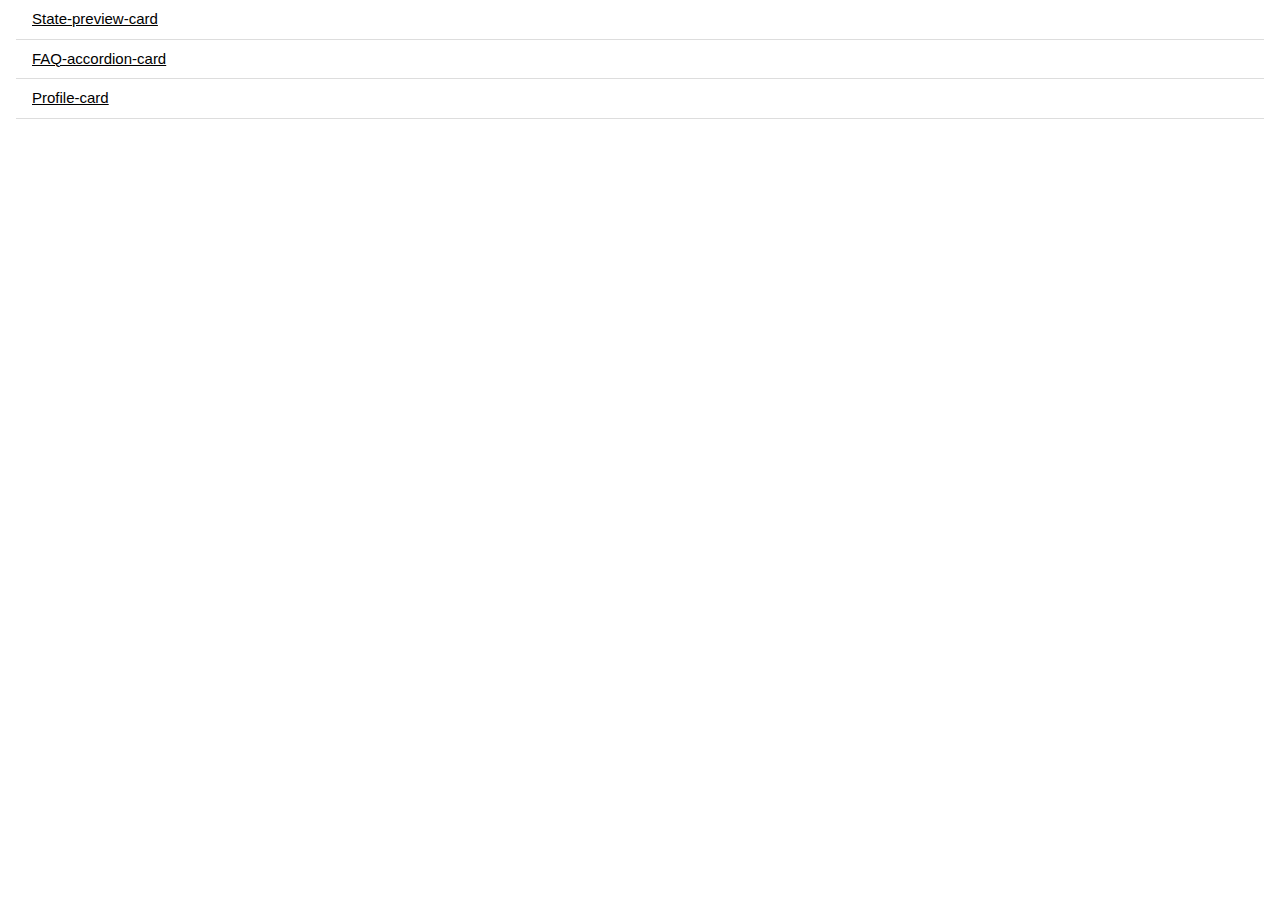
<file: index.html>
<!DOCTYPE html>
<html lang="en">
<head>
  <meta charset="UTF-8">
  <meta name="viewport" content="width=device-width, initial-scale=1.0">
  <title>Frontend Mentor | Stats preview card component</title>
  <link rel="stylesheet" href="https://www.w3schools.com/w3css/4/w3.css">
  <!-- Feel free to remove these styles or customise in your own stylesheet 👍 -->
  <style>
  
    
  </style>
</head>
<body>
    <div class="w3-container">
      <div class="w3-ul">
        <li><a href="stats-preview-card-component-main/index.html">State-preview-card</li>
        <li><a href="faq-accordion-card-main/index.html">FAQ-accordion-card</li>
        <li><a href="profile-card-component-main/index.html">Profile-card</li>
      </div> 
    </div>
</body>
</html>
</file>
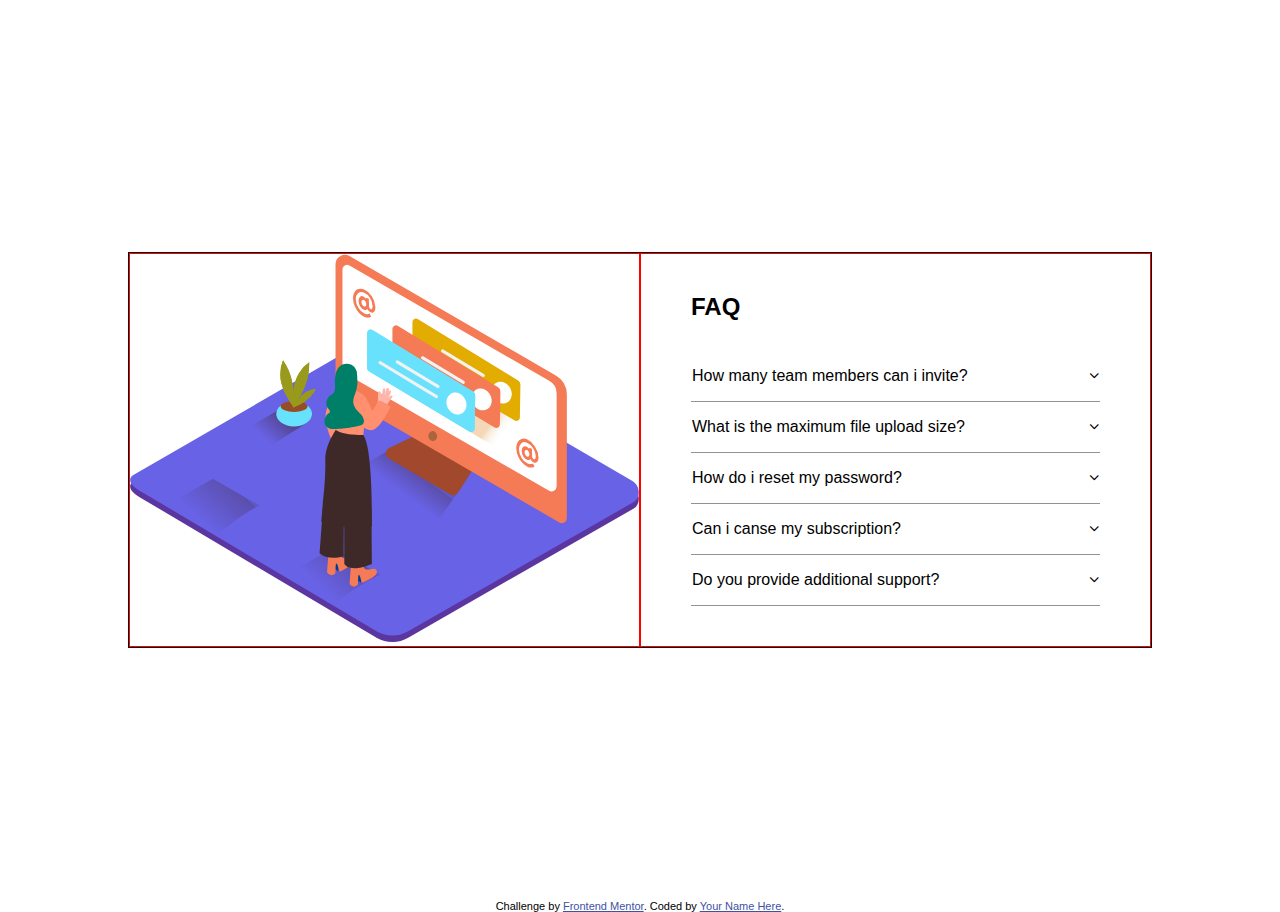
<file: faq-accordion-card-main/index.html>
<!DOCTYPE html>
<html lang="en">
<head>
  <meta charset="UTF-8">
  <meta name="viewport" content="width=device-width, initial-scale=1.0"> <!-- displays site properly based on user's device -->
  <link rel="icon" type="image/png" sizes="32x32" href="./images/favicon-32x32.png">
  <script src="https://ajax.googleapis.com/ajax/libs/jquery/3.6.4/jquery.min.js"></script>
  <link rel="stylesheet" href="https://cdnjs.cloudflare.com/ajax/libs/font-awesome/4.7.0/css/font-awesome.min.css">
  <title>Frontend Mentor | FAQ Accordion Card</title>

  <!-- Feel free to remove these styles or customise in your own stylesheet 👍 -->
  <style>
    .attribution { font-size: 11px; text-align: center; }
    .attribution a { color: hsl(228, 45%, 44%); }
    *{
      box-sizing: border-box;
      padding: 0;
      margin: 0;
      font-family:'Segoe UI', Tahoma, Geneva, Verdana, sans-serif;
    }
    .parent{
      height: 100vh;
      display: flex;
      flex-direction: column;
      justify-content: center;
      align-items: center;
    }
    .content{
      border: 1px solid black;
      width: 80%;
    }
    .inside{
      border: 1px solid red;
      width: 50%;
      float: left;
    }
    .parent-image{
    }
    .parent-image img{
      width: 100%;
    }
    .detail{
      height: 100%;
      padding: 0 50px;
      display: flex;
      flex-direction: column;
      justify-content: center;
    }
    .faq{
      border-top: 1px solid rgba(7, 7, 7, 0.438);
      padding: 5px 0;
    }
    .first-faq{
      border-top: none;
    }
    .faq:last-child{
      border-bottom: 1px solid rgba(7, 7, 7, 0.438);
    }
    .faq-li{
      padding: 10px 0;
      display: flex;
      justify-content: space-between;
      list-style-type: none;
    } 
    .faq-li li{
      border: 1px solid rgba(0, 0, 0, 0);
      font-weight: 500;
    }
    .faq p{
      font-size: 13px;
    }
    @media screen and (max-width:700px) {
      .content{
        width: none;
      }
      .inside{
        float: none;
        width: 100%;
      }
      .parent-image{
        max-width: 400px;
        margin: 0 auto;
      }
      .detail{
        height: auto;
      }
    }
  </style>
</head>
<body>
  
  <div class="parent">
    <div class="content">
      <div class="inside parent-image">
          <img class="Image" src="images/illustration-woman-online-desktop.svg" alt="">
      </div>
      <div class="inside detail">
        <div class="faq-parent">
        <h2 style="margin-bottom: 30px; ">FAQ</h2>

        <div class="faq first-faq">
          <div class="faq-li">
            <li>How many team members can i invite?</li>
            <li id="rw1"><i class="fa fa-angle-down"></i></li>
          </div>
          <div class="faq-sh1">
            <p>Team member invitation limits vary by platform; check your specific service for details.</p>
          </div>
        </div>
        <div class="faq">
          <div class="faq-li">
            <li>What is the maximum file upload size?</li>
            <li id="rw2"><i class="fa fa-angle-down"></i></li>
          </div>
          <div class="faq-sh2">
            <p>Team member invitation limits vary by platform; check your specific service for details.</p>
          </div>
        </div>
        <div class="faq">
          <div class="faq-li">
            <li>How do i reset my password?</li>
            <li id="rw3"><i class="fa fa-angle-down"></i></li>
          </div>
          <div class="faq-sh3">
            <p>Team member invitation limits vary by platform; check your specific service for details.</p>
          </div>
        </div>
        <div class="faq">
          <div class="faq-li">
            <li>Can i canse my subscription?</li>
            <li id="rw4"><i class="fa fa-angle-down"></i></li>
          </div>
          <div class="faq-sh4">
            <p>Team member invitation limits vary by platform; check your specific service for details.</p>
          </div>
        </div>
        <div class="faq">
          <div class="faq-li">
            <li>Do you provide additional support?</li>
            <li id="rw5"><i class="fa fa-angle-down"></i></li>
          </div>
          <div class="faq-sh5">
            <p>Team member invitation limits vary by platform; check your specific service for details.</p>
          </div>
        </div>
      </div>
      </div>
    </div>
  </div>


  <div class="attribution">
    Challenge by <a href="https://www.frontendmentor.io?ref=challenge" target="_blank">Frontend Mentor</a>. 
    Coded by <a href="#">Your Name Here</a>.
  </div>

  <script>
    $(document).ready(function(){
      $('.faq-sh1').hide();
      $("#rw1").click(function(){
        $('.faq-sh1').fadeToggle();
      });
    });
    $(document).ready(function(){
      $('.faq-sh2').hide();
      $("#rw2").click(function(){
        $('.faq-sh2').fadeToggle();
      });
    });
    $(document).ready(function(){
      $('.faq-sh3').hide();
      $("#rw3").click(function(){
        $('.faq-sh3').fadeToggle();
      });
    });
    $(document).ready(function(){
      $('.faq-sh4').hide();
      $("#rw4").click(function(){
        $('.faq-sh4').fadeToggle();
      });
    });
    $(document).ready(function(){
      $('.faq-sh5').hide();
      $("#rw5").click(function(){
        $('.faq-sh5').fadeToggle();
      });
    });
  </script>
</body>
</html>
</file>
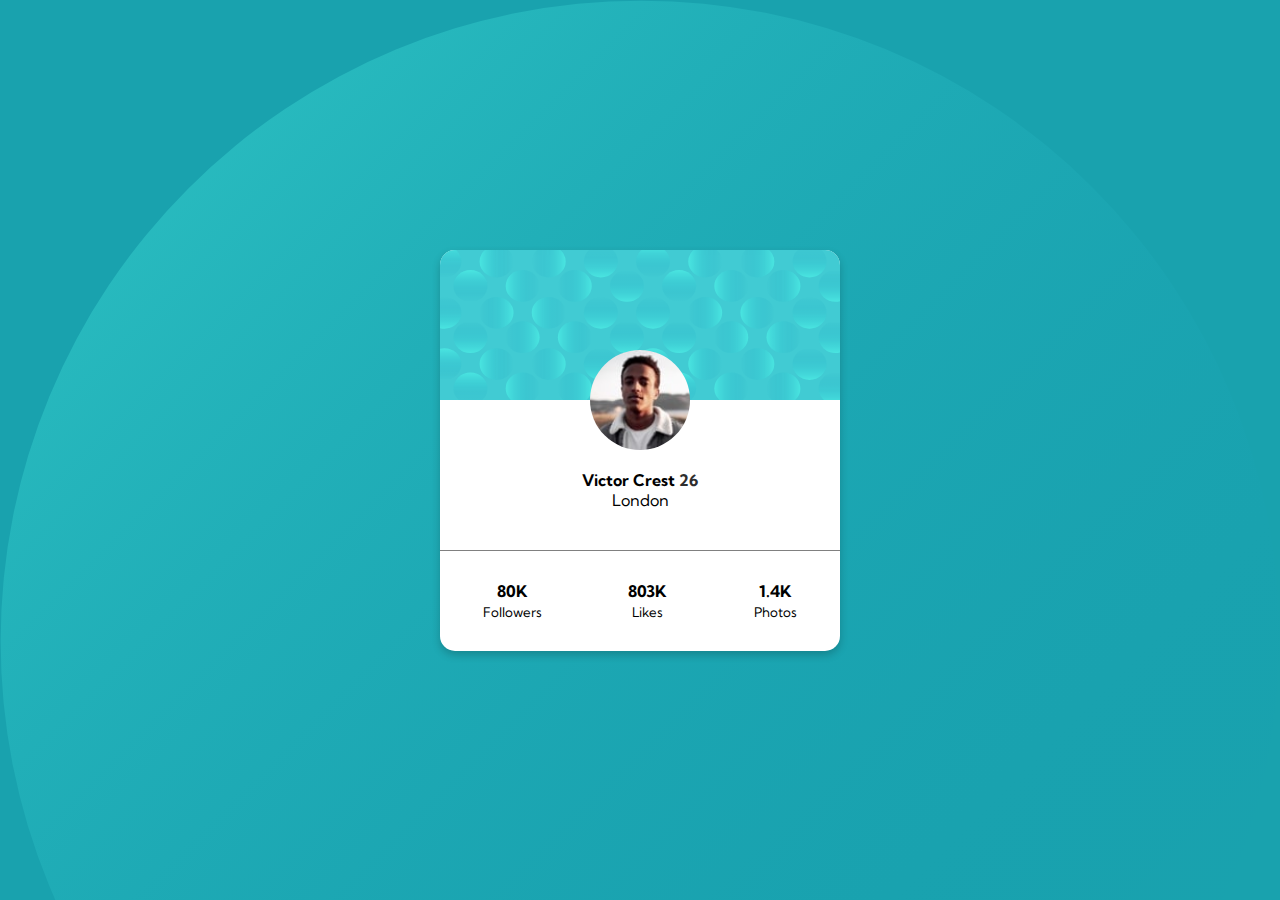
<file: profile-card-component-main/index.html>
<!DOCTYPE html>
<html lang="en">
<head>
  <meta charset="UTF-8">
  <meta name="viewport" content="width=device-width, initial-scale=1.0"> <!-- displays site properly based on user's device -->
  <link rel="icon" type="image/png" sizes="32x32" href="./images/favicon-32x32.png">
  <link rel="preconnect" href="https://fonts.googleapis.com">
  <link rel="preconnect" href="https://fonts.gstatic.com" crossorigin>
  <link href="https://fonts.googleapis.com/css2?family=Kumbh+Sans&display=swap" rel="stylesheet">
  <link rel="stylesheet" href="style.css">
  <title>Frontend Mentor | Profile card component</title>
</head>
  <body>
      <div class="container">
        <div class="card">
          <div class="card-up">
            <img class="top-bg" src="images/bg-pattern-card.svg" alt="profile-background">
            <img class="profile" src="images/image-victor.jpg" alt="">
            <div class="down-bg">
              <h4>Victor Crest  <span style="color: rgb(46, 46, 46);">26</span></h4>
              <span >London</span>
            </div>
          </div>
          <div class="card-down">
            <div class="box">
              <h4>80K</h4>
              <span>Followers</span>
            </div>
            <div class="box">
              <h4>803K</h4>
              <span>Likes</span>
            </div>
            <div class="box">
              <h4>1.4K</h4>
              <span>Photos</span>
            </div>
          </div>
        </div>
      </div>
  </body>
</html>
</file>
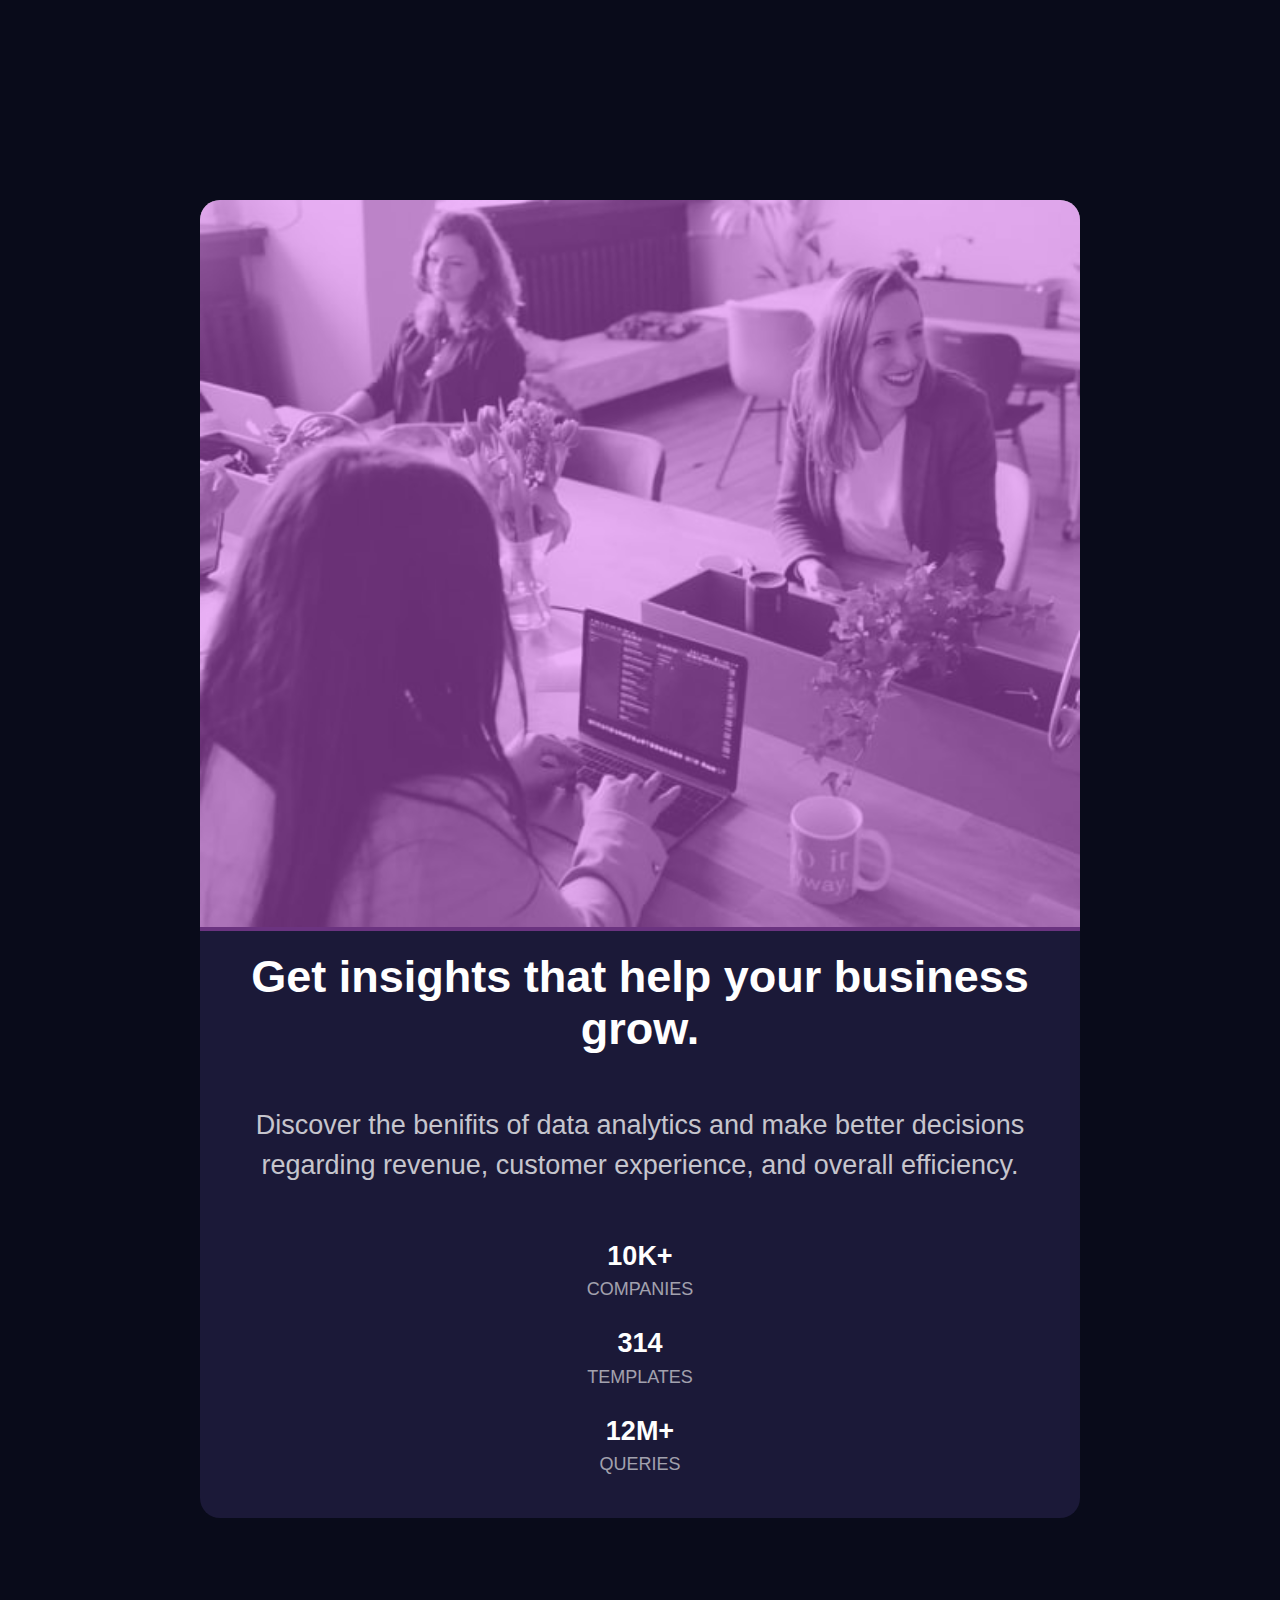
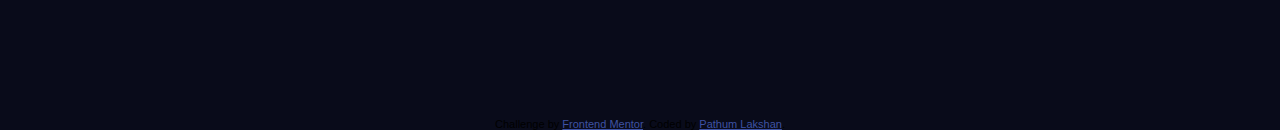
<file: stats-preview-card-component-main/index.html>
<!DOCTYPE html>
<html lang="en">
<head>
  <meta charset="UTF-8">
  <meta name="viewport" content="width=device-width, initial-scale=1.0"> <!-- displays site properly based on user's device -->
  <link rel="icon" type="image/png" sizes="32x32" href="./images/favicon-32x32.png">
  <title>Frontend Mentor | Stats preview card component</title>
  <link rel="stylesheet" href="style.css">
  <!-- Feel free to remove these styles or customise in your own stylesheet 👍 -->
  <style>
    .attribution { font-size: 11px; text-align: center; }
    .attribution a { color: hsl(228, 45%, 44%); }
    @import url('https://fonts.googleapis.com/css2?family=Handjet&family=Inter:wght@700&family=Lilita+One&family=Poppins:wght@100;200;400&family=Urbanist:wght@900&display=swap');
    @import url('https://fonts.googleapis.com/css2?family=Handjet&family=Inter:wght@700&family=Lexend+Deca:wght@800&family=Lilita+One&family=Poppins:wght@100;200;400&family=Urbanist:wght@900&display=swap');

    
  </style>
</head>
<body>

<div class="main">
  <div class="container">
    <div class="panel left">
      <div><p class="topic">Get insights that help your business grow.</p></div>
      <div><p class="detail">Discover the benifits of data analytics and make better decisions regarding revenue, customer experience, and overall efficiency.</p></div>
      <div class="bottom-detail">
        <div>
          <li>10K+</li>
          <li>COMPANIES</li>
        </div>
        <div>
          <li>314</li>
          <li>TEMPLATES</li>
        </div>
        <div>
          <li>12M+</li>
          <li>QUERIES</li>
        </div>
      </div>
    </div>
    <div class="panel right">
      <div></div>
      <img src="images/image-header-desktop.jpg" alt="image">
    </div>
  </div>
</div>

  <div class="attribution">
    Challenge by <a href="https://www.frontendmentor.io?ref=challenge" target="_blank">Frontend Mentor</a>. 
    Coded by <a href="https://github.com/pathuGIT">Pathum Lakshan</a>.
  </div>

</body>
</html>
</file>
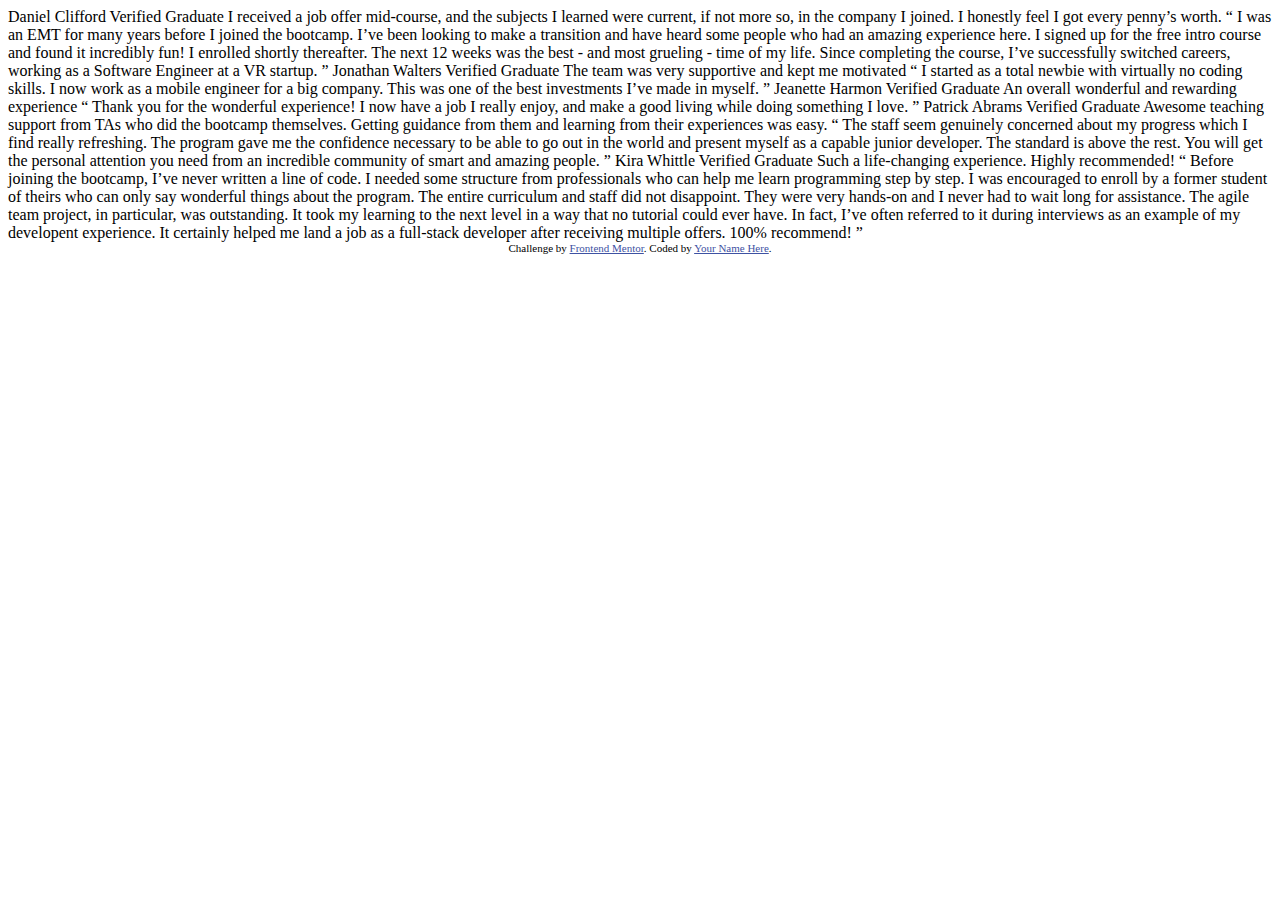
<file: testimonials-grid-section-main/index.html>
<!DOCTYPE html>
<html lang="en">
<head>
  <meta charset="UTF-8">
  <meta name="viewport" content="width=device-width, initial-scale=1.0"> <!-- displays site properly based on user's device -->

  <link rel="icon" type="image/png" sizes="32x32" href="./images/favicon-32x32.png">
  
  <title>Frontend Mentor | [Challenge Name Here]</title>

  <!-- Feel free to remove these styles or customise in your own stylesheet 👍 -->
  <style>
    .attribution { font-size: 11px; text-align: center; }
    .attribution a { color: hsl(228, 45%, 44%); }
  </style>
</head>
<body>
  Daniel Clifford
  Verified Graduate

  I received a job offer mid-course, and the subjects I learned were current, if not more so, 
  in the company I joined. I honestly feel I got every penny’s worth.

  “ I was an EMT for many years before I joined the bootcamp. I’ve been looking to make a 
  transition and have heard some people who had an amazing experience here. I signed up 
  for the free intro course and found it incredibly fun! I enrolled shortly thereafter. 
  The next 12 weeks was the best - and most grueling - time of my life. Since completing 
  the course, I’ve successfully switched careers, working as a Software Engineer at a VR startup. ”

  Jonathan Walters
  Verified Graduate

  The team was very supportive and kept me motivated

  “ I started as a total newbie with virtually no coding skills. I now work as a mobile engineer 
  for a big company. This was one of the best investments I’ve made in myself. ”

  Jeanette Harmon
  Verified Graduate

  An overall wonderful and rewarding experience

  “ Thank you for the wonderful experience! I now have a job I really enjoy, and make a good living 
  while doing something I love. ”

  Patrick Abrams
  Verified Graduate

  Awesome teaching support from TAs who did the bootcamp themselves. Getting guidance from them and 
  learning from their experiences was easy.

  “ The staff seem genuinely concerned about my progress which I find really refreshing. The program 
  gave me the confidence necessary to be able to go out in the world and present myself as a capable 
  junior developer. The standard is above the rest. You will get the personal attention you need from 
  an incredible community of smart and amazing people. ”

  Kira Whittle
  Verified Graduate

  Such a life-changing experience. Highly recommended!

  “ Before joining the bootcamp, I’ve never written a line of code. I needed some structure from 
  professionals who can help me learn programming step by step. I was encouraged to enroll by a former 
  student of theirs who can only say wonderful things about the program. The entire curriculum and staff 
  did not disappoint. They were very hands-on and I never had to wait long for assistance. The agile team 
  project, in particular, was outstanding. It took my learning to the next level in a way that no tutorial 
  could ever have. In fact, I’ve often referred to it during interviews as an example of my developent 
  experience. It certainly helped me land a job as a full-stack developer after receiving multiple offers. 
  100% recommend! ”
  
  <div class="attribution">
    Challenge by <a href="https://www.frontendmentor.io?ref=challenge" target="_blank">Frontend Mentor</a>. 
    Coded by <a href="#">Your Name Here</a>.
  </div>
</body>
</html>
</file>
<file: profile-card-component-main/style.css>
* {
  font-family: "Kumbh Sans", sans-serif;
  font-weight: 400, 700;
  margin: 0;
  padding: 0;
  box-sizing: border-box;
}

.container {
  height: 100vh;
  display: flex;
  align-items: center;
  justify-content: center;
  background-color: hsl(185, 75%, 39%);
  background-image: url("images/bg-pattern-bottom.svg");
  background-size: cover;
  background-repeat: no-repeat;
}
.container .card {
  overflow: hidden;
  border-radius: 15px;
  width: 400px;
  background-color: white;
  box-shadow: 0 4px 8px 0 rgba(0, 0, 0, 0.2);
}
.container .card .card-up {
  display: flex;
  flex-direction: column;
  position: relative;
}
.container .card .card-up .top-bg {
  height: 150px;
}
.container .card .card-up .down-bg {
  height: 150px;
  text-align: center;
  padding: 70px;
}
.container .card .card-up .profile {
  width: 100px;
  border-radius: 50%;
  position: absolute;
  top: 50%;
  left: 50%;
  transform: translateX(-50%) translateY(-50%);
}
.container .card .card-down {
  border-top: 1px solid grey;
  display: flex;
  justify-content: space-around;
  padding: 20px 0;
}
.container .card .card-down .box {
  padding: 10px;
  text-align: center;
}
.container .card .card-down .box span {
  font-size: smaller;
}/*# sourceMappingURL=style.css.map */
</file>
<file: stats-preview-card-component-main/style.css>
*{
    padding: 0;
    margin:0;
    box-sizing: border-box;
    font-family: 'Handjet', cursive;
    font-family: 'Inter', sans-serif;
    font-family: 'Lilita One', cursive;
    font-family: 'Poppins', sans-serif;
  }
  body{
    background-color: hsl(233, 47%, 7%);
  }
  .main{
    height: 100vh;
    padding: 200px;
  }
  .container{
    display: flex;
    position: relative;
    border-radius: 20px;
    overflow: hidden;
    left: 50%;
    top: 50%;
    transform: translateX(-50%) translateY(-50%);
  }
  .panel{
    width: 50%;
  }
  .left{
    padding: 50px;
    background-color: hsl(244, 38%, 16%);
    
  }
  .right{
    margin: 0;
    padding: 0;
    z-index: 1;
    position: relative;
  }
  .right div{
    position: absolute;
    width: 100%;
    height: 100%;
    background-color: hsla(290, 83%, 66%, 0.479);
  }
  .right img{
    width: 100%;
    z-index: 1;
  }
  .topic{
    font-weight: 700;
    font-size: 2.5vw;
    font-family: 'Lexend Deca', sans-serif;
    color: hsl(0, 0%, 100%);
  }
  .detail{
    text-align: left;
    margin-top: 50px;
    font-size: 16px;
    color: hsla(0, 0%, 100%, 0.75);
    line-height: 1.5em;
  }
  .bottom-detail{
    margin-top: 50px;
    display: flex;
    justify-content: space-between;
    margin-right: 50px;

  }
  .bottom-detail div li{
    list-style-type: none;
    font-size: 12px;
    line-height: 1.5em;
    color: hsla(0, 0%, 100%, 0.6);
  }
  .bottom-detail div li:first-child{
    font-weight: 900;
    font-size: larger;
    color: hsl(0, 0%, 100%);
  }
  @media screen and (max-width: 1315px) {
    .main{
      height: auto;
    }
    .container{
      flex-direction:column-reverse;
    }
    .panel{
      width: 100%;
    }
    .container{
      left: 0;
      top: 0;
      transform: unset;
    }
    .left{
      padding: 20px;
    }
    .topic{
      font-size: 5vh;
      text-align: center;
    }
    .detail{
      text-align: center;
      font-size: 3vh;
    }
    .bottom-detail{
      width: 100%;
      flex-direction: column;
      justify-content: space-between;
    }
    .bottom-detail div{
      margin-bottom: 20px;
    }
    .bottom-detail div li{
      text-align: center;
      font-size: 2vh;
    }
    .bottom-detail div li:first-child{
      font-weight: 900;
      font-size: 3vh;
    }
  }
  @media screen and (max-width: 600px) {
    .main{
      height: auto;
      padding: 50px 20px;
    }
    .container{
      left: 0;
      top: 0;
      transform: unset;
    }
    .left{
      padding: 20px;
    }
    .topic{
      font-size: 5vh;
      text-align: center;
    }
    .detail{
      text-align: center;
      font-size: 3vh;
    }
    .bottom-detail{
      width: 100%;
      flex-direction: column;
      justify-content: space-between;
    }
    .bottom-detail div{
      margin-bottom: 20px;
    }
    .bottom-detail div li{
      text-align: center;
      font-size: 2vh;
    }
    .bottom-detail div li:first-child{
      font-weight: 900;
      font-size: 3vh;
    }
  }
</file>
